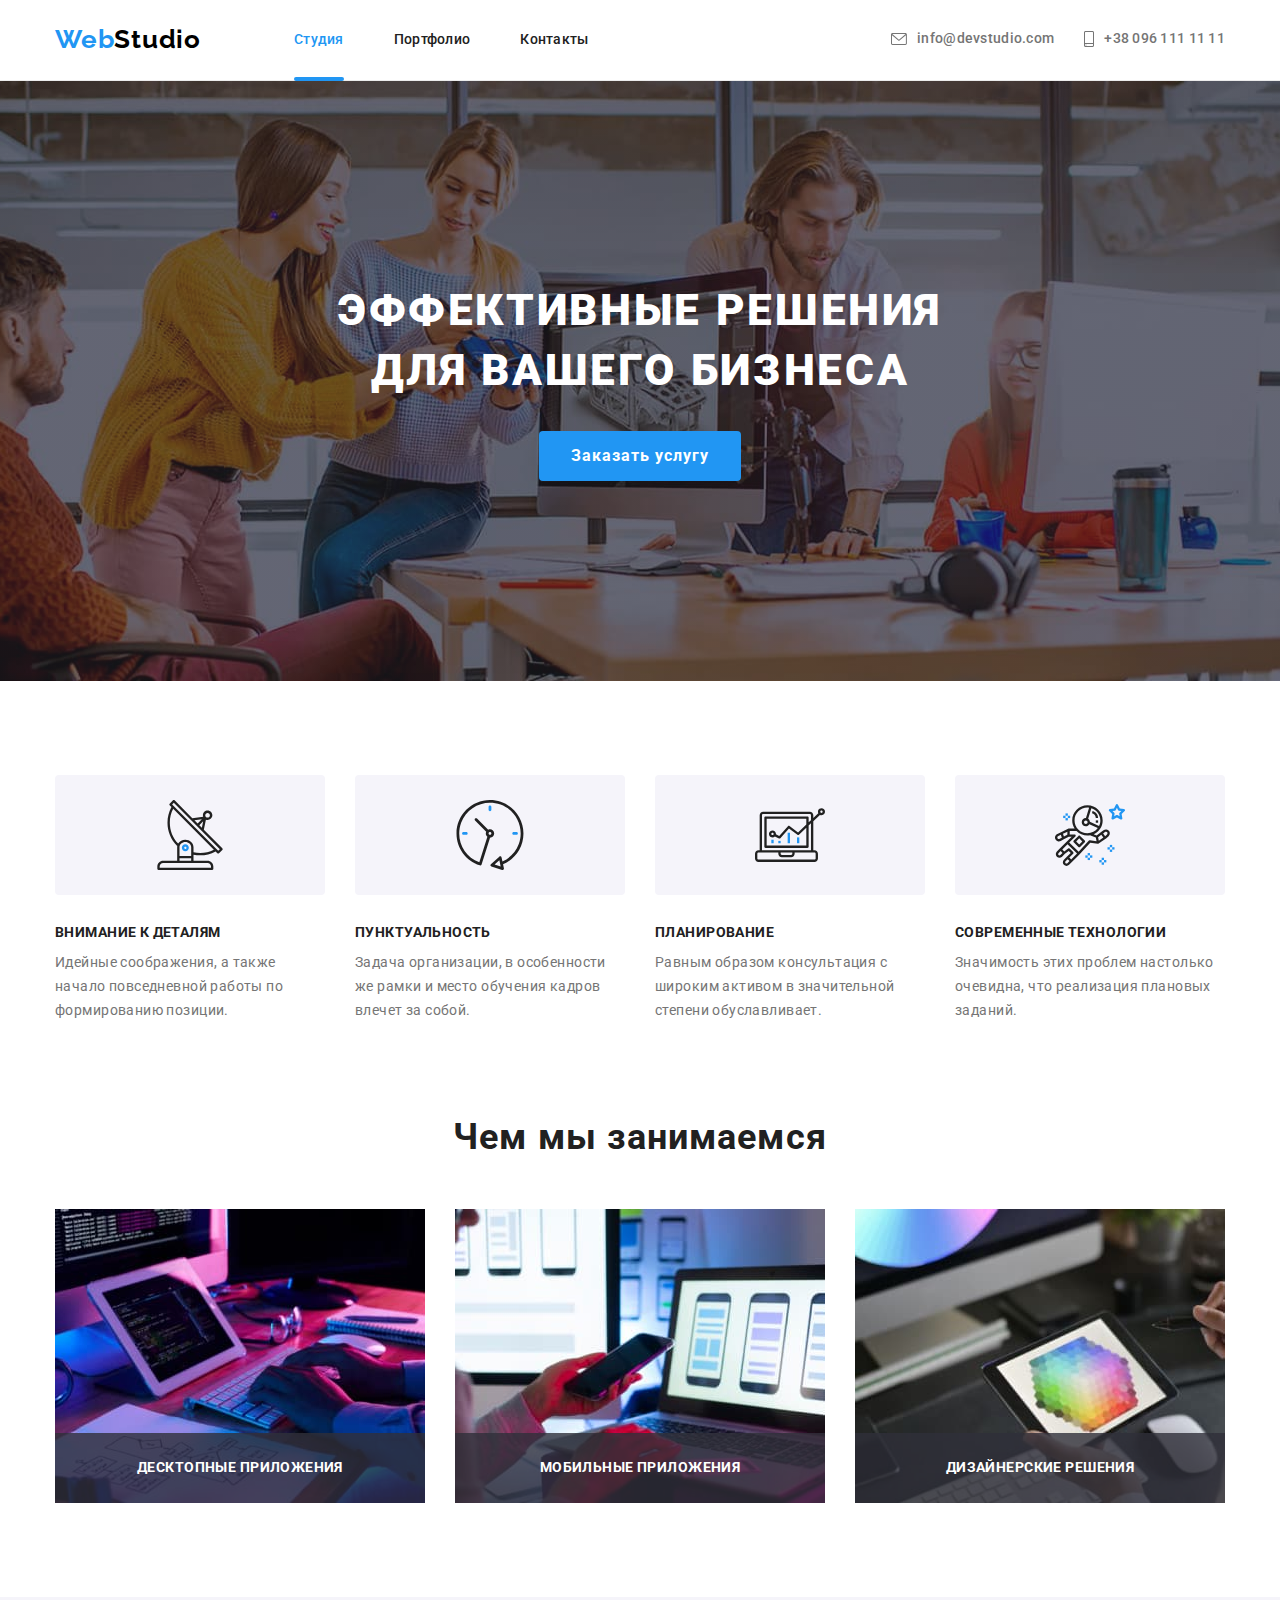
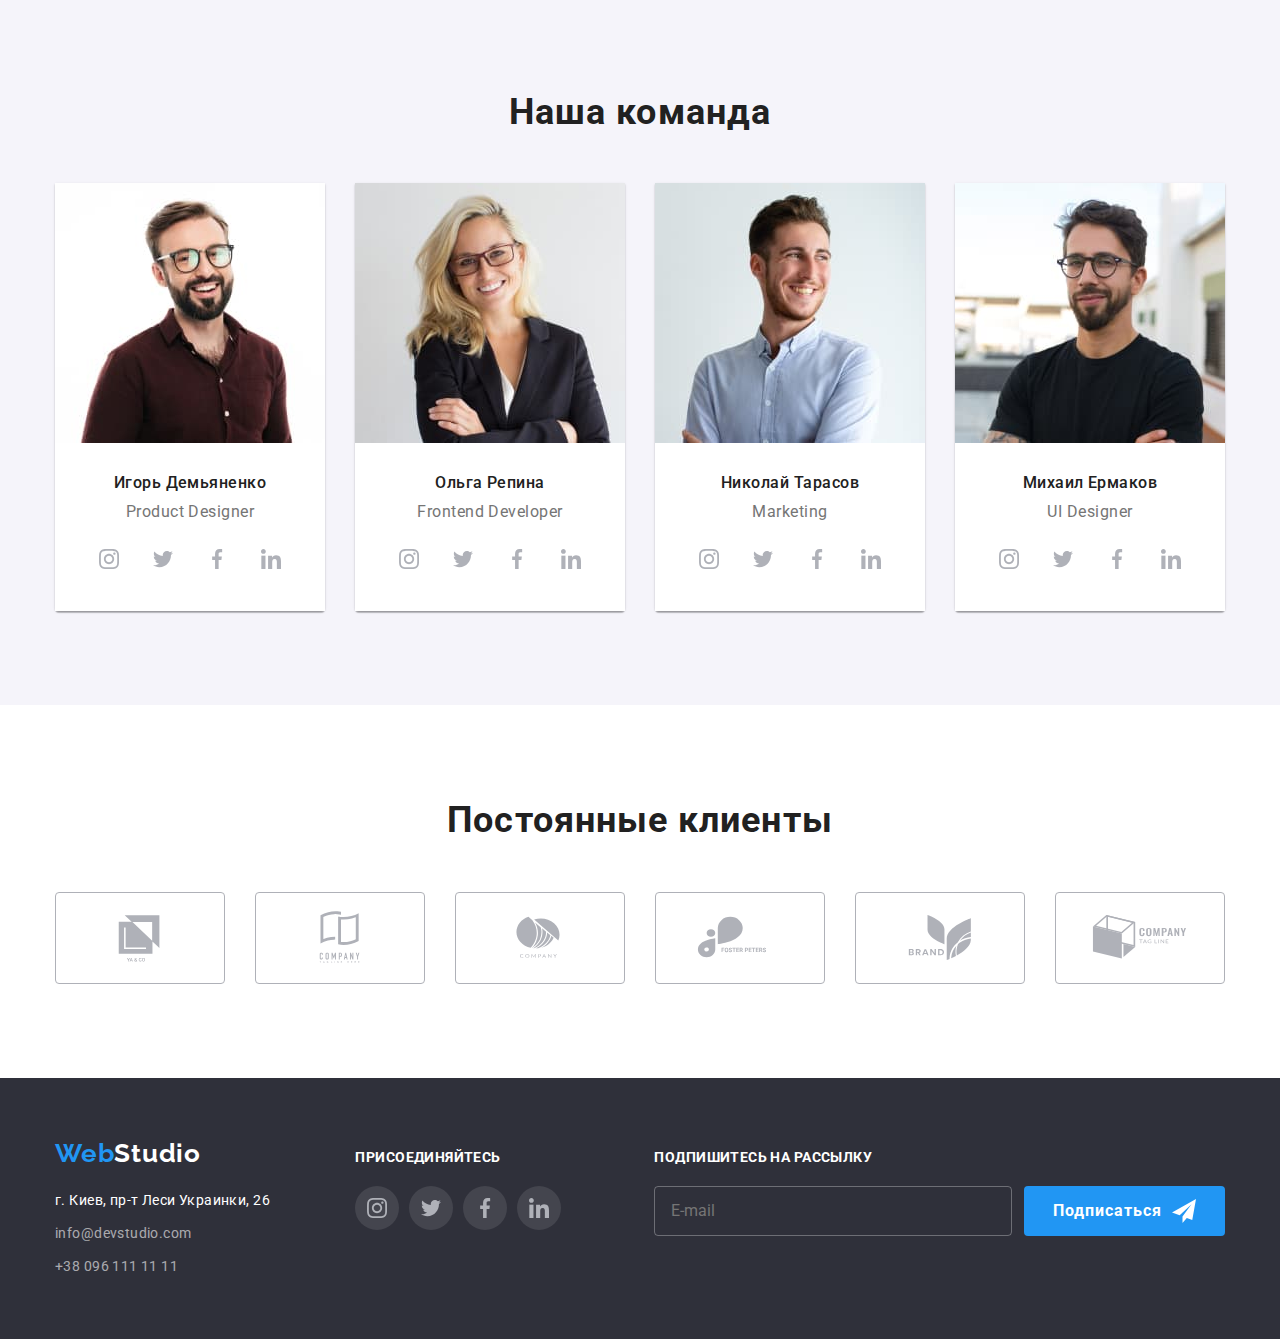
<file: index.html>
<!DOCTYPE html>
<html lang="ru">

<head>
    <meta charset="UTF-8">
    <meta http-equiv="X-UA-Compatible" content="IE=edge">
    <meta name="viewport" content="width=device-width, initial-scale=1.0">
    <link rel="stylesheet"
        href="https://cdnjs.cloudflare.com/ajax/libs/modern-normalize/1.1.0/modern-normalize.min.css">
    <link rel="preconnect" href="https://fonts.googleapis.com">
    <link rel="preconnect" href="https://fonts.gstatic.com" crossorigin>
    <link
        href="https://fonts.googleapis.com/css2?family=Raleway:wght@700&family=Roboto:wght@400;500;700;900&display=swap"
        rel="stylesheet">
    <link rel="stylesheet" href="./css/main.min.css">
    <title>WebStudio company</title>
</head>

<body>
    <!--Верх сайта-->
    <header class="header">
        <div class="container header__container">
            <nav class="nav">
                <a href="index.html" class="header__logo logo link">
                    <span class="logo__web"> Web</span>Studio</a>
                <button class="open-menu-btn btn"><svg class="open-menu-btn__icon" width="40" height="40">
                        <use href="./image/icon.svg#icon-open-menu"></use>
                    </svg></button>
                <ul class="nav__list">
                    <li class="nav__item"><a href="index.html" class="nav__link nav__link--active link">Студия</a></li>
                    <li class="nav__item"><a href="./portfolio.html" class="nav__link link">Портфолио</a> </li>
                    <li class="nav__item"><a href="#footer" class="nav__link link">Контакты</a></li>
                </ul>
            </nav>
            <ul class="contacts header__contacts">
                <li class="contacts__item">
                    <a href="mailto:info@devstudio.com" class="contacts__link link">
                        <svg class="contacts__icon" width="16" height="12">
                            <use href="./image/icon.svg#icon-envelope"></use>
                        </svg> info@devstudio.com</a>
                </li>
                <li class="contacts__item">
                    <a href="tel:+380961111111" class="contacts__link link"><svg class="contacts__icon" width="10"
                            height="16">
                            <use href="./image/icon.svg#icon-smartphone"></use>
                        </svg>+38 096 111 11 11 </a>
                </li>
            </ul>
        </div>

        <div class="mob-menu is-hidden">
            <button class="close-menu-btn btn"><svg class="close-btn__icon" width="30" height="30">
                    <use href="./image/icon.svg#icon-close2"></use>
                </svg></button>
            <ul class="mob-nav">
                <li class="mob-nav__item"><a href="index.html" class="mob-nav__link nav__link--active link">Студия</a>
                </li>
                <li class="mob-nav__item"><a href="./portfolio.html" class="mob-nav__link link">Портфолио</a>
                </li>
                <li class="mob-nav__item"><a href="" class="mob-nav__link link">Контакты</a></li>
            </ul>
            <div class="mob_conect">
                <ul class="mob-contacts">
                    <li class="mob-contacts__item">
                        <a href="mailto:info@devstudio.com" class="mob-contacts__link-tell link">+38 096 111 11 11
                        </a>
                    </li>
                    <li class="mob-contacts__item">
                        <a href="tel:+380961111111" class="mob-contacts__link-adress link">info@devstudio.com</a>
                    </li>
                </ul>
                <ul class="mob-networks">
                    <li class="mob-networks__item"><a href="" class="mob-networks__link link">Instagram</a></li>
                    <li class="mob-networks__item"><a href="" class="mob-networks__link link">Twitter</a></li>
                    <li class="mob-networks__item"><a href="" class="mob-networks__link link">Facebook</a></li>
                    <li class="mob-networks__item"><a href="" class="mob-networks__link link">LinkedIn</a></li>
                </ul>
            </div>
        </div>
    </header>
    <main>
        <!--Секция с банером-->

        <section class="hero">
            <div class="container">
                <h1 class="hero__title">Эффективные решения <br> для вашего бизнеса</h1>
                <button type="button" class="main-btn btn" data-modal-open>Заказать услугу</button>
            </div>
        </section>
        <!--Привилегии компании-->
        <section class="section">
            <div class="container">
                <h2 class="visually-hidden">Привилегии компании</h2>
                <ul class="benefits">
                    <li class="benefits__item">
                        <div class="benefits__icon-area"><svg width="70" height="70">
                                <use href="./image/icon.svg#icon-antenna"></use>
                            </svg>
                        </div>
                        <h3 class="benefits__title">Внимание к деталям</h3>
                        <p class="benefits__text">Идейные соображения, а также начало повседневной работы по
                            формированию
                            позиции.</p>
                    </li>
                    <li class="benefits__item">
                        <div class="benefits__icon-area"><svg width="70" height="70">
                                <use href="./image/icon.svg#icon-clock"></use>
                            </svg>
                        </div>
                        <h3 class="benefits__title">Пунктуальность</h3>
                        <p class="benefits__text">Задача организации, в особенности же рамки и место обучения кадров
                            влечет
                            за собой.</p>
                    </li>
                    <li class="benefits__item">
                        <div class="benefits__icon-area"><svg width="70" height="70">
                                <use href="./image/icon.svg#icon-diagram"></use>
                            </svg>
                        </div>
                        <h3 class="benefits__title">Планирование</h3>
                        <p class="benefits__text">Равным образом консультация с широким активом в значительной степени
                            обуславливает.</p>
                    </li>
                    <li class="benefits__item">
                        <div class="benefits__icon-area"><svg width="70" height="70">
                                <use href="./image/icon.svg#icon-astronaut"></use>
                            </svg>
                        </div>
                        <h3 class="benefits__title">Современные технологии</h3>
                        <p class="benefits__text">Значимость этих проблем настолько очевидна, что реализация плановых
                            заданий.</p>
                    </li>
                </ul>
            </div>
        </section>
        <!--Направления деетельности-->
        <section class="section section--no-padding-top">
            <div class="container">
                <h2 class="main-title">Чем мы занимаемся</h2>
                <ul class="duties">
                    <li class="duties__item"><a href="">
                            <img srcset="./image/duties/duties1/duties1.jpg 1x, ./image/duties/duties1/duties1@2x.jpg 2x"
                                src="image/duties/duties1/duties1.jpg" alt="печатающии руки" width="370">
                            <h3 class="duties__up-text">Десктопные приложения</h3>
                        </a></li>
                    <li class="duties__item"><a href=""> <img
                                srcset="./image/duties/duties2/duties2.jpg 1x, ./image/duties/duties2/duties2@2x.jpg 2x"
                                src="image/duties/duties2/duties2.jpg" alt="Обзор смартфона" width="370">
                            <h3 class="duties__up-text">Мобильные приложения</h3>
                        </a></li>
                    <li class="duties__item"><a href=""><img
                                srcset="./image/duties/duties3/duties3.jpg 1x, ./image/duties/duties3/duties3@2x.jpg 2x"
                                src="image/duties/duties3/duties3.jpg" alt="Планшет" width="370">
                            <h3 class="duties__up-text">Дизайнерские решения</h3>
                        </a></li>
                </ul>
            </div>
        </section>
        <!--Список работников-->
        <section class="section section--other-background">
            <div class="container">
                <h2 class="main-title">Наша команда</h2>
                <ul class="team">
                    <li class="team__item">
                        <picture>
                            <source srcset="./image/workers/ihor/dihor.jpg 1x, ./image/workers/ihor/dihor@2x.jpg 2x"
                                media="(min-width: 1200px)" />
                            <source srcset="./image/workers/ihor/tihor.jpg, ./image/workers/ihor/tihor@2x.jpg 2x "
                                media="(min-width: 768px)" />
                            <source srcset="./image/workers/ihor/mihor.jpg, ./image/workers/ihor/mihor@2x.jpg 2x"
                                media="(max-width: 767px)" />
                            <img src="./image/workers/ihor/mihor.jpg" alt="Игорь Демьяненко" class="team__img">
                        </picture>
                        <div class="team__area">
                            <h3 class="team__name">Игорь Демьяненко</h3>
                            <p lang="en" class="team__text">Product Designer</p>
                            <ul class="networks-list">
                                <li class="networks-list__item"><a href="" class="networks-list__link"><svg
                                            class="networks-list__icon" width="20" height="20">
                                            <use href="./image/icon.svg#icon-instagram"></use>
                                        </svg></a></li>
                                <li class="networks-list__item"><a href="" class="networks-list__link"><svg
                                            class="networks-list__icon" width="20" height="20">
                                            <use href="./image/icon.svg#icon-twitter-1"></use>
                                        </svg></a></li>
                                <li class="networks-list__item"><a href="" class="networks-list__link"><svg
                                            class="networks-list__icon" width="20" height="20">
                                            <use href="./image/icon.svg#icon-facebook"></use>
                                        </svg></a></li>
                                <li class="networks-list__item"><a href="" class="networks-list__link"><svg
                                            class="networks-list__icon" width="20" height="20">
                                            <use href="./image/icon.svg#icon-linkedin"></use>
                                        </svg></a></li>
                            </ul>
                        </div>
                    </li>
                    <li class="team__item">
                        <picture>
                            <source srcset="./image/workers/olya/dolya.jpg 1x, ./image/workers/olya/dolya@2x.jpg 2x"
                                media="(min-width: 1200px)" />
                            <source srcset="./image/workers/olya/tolya.jpg, ./image/workers/olya/tolya@2x.jpg 2x "
                                media="(min-width: 768px)" />
                            <source srcset="./image/workers/olya/molya.jpg, ./image/workers/olya/molya@2x.jpg 2x"
                                media="(max-width: 767px)" />
                            <img src="./image/workers/olya/molya.jpg" alt="Ольга Репина" class="team__img">
                        </picture>
                        <div class="team__area">
                            <h3 class="team__name">Ольга Репина</h3>
                            <p lang="en" class="team__text">Frontend Developer</p>
                            <ul class="networks-list">
                                <li class="networks-list__item"><a href="" class="networks-list__link"><svg
                                            class="networks-list__icon" width="20" height="20">
                                            <use href="./image/icon.svg#icon-instagram"></use>
                                        </svg></a></li>
                                <li class="networks-list__item"><a href="" class="networks-list__link"><svg
                                            class="networks-list__icon" width="20" height="20">
                                            <use href="./image/icon.svg#icon-twitter-1"></use>
                                        </svg></a></li>
                                <li class="networks-list__item"><a href="" class="networks-list__link"><svg
                                            class="networks-list__icon" width="20" height="20">
                                            <use href="./image/icon.svg#icon-facebook"></use>
                                        </svg></a></li>
                                <li class="networks-list__item"><a href="" class="networks-list__link"><svg
                                            class="networks-list__icon" width="20" height="20">
                                            <use href="./image/icon.svg#icon-linkedin"></use>
                                        </svg></a></li>
                            </ul>
                        </div>
                    </li>
                    <li class="team__item">
                        <picture>
                            <source srcset="./image/workers/kolya/dkolya.jpg 1x, ./image/workers/kolya/dkolya@2x.jpg 2x"
                                media="(min-width: 1200px)" />
                            <source srcset="./image/workers/kolya/tkolya.jpg, ./image/workers/kolya/tkolya@2x.jpg 2x "
                                media="(min-width: 768px)" />
                            <source srcset="./image/workers/kolya/mkolya.jpg, ./image/workers/kolya/mkolya@2x.jpg 2x"
                                media="(max-width: 767px)" />
                            <img src="./image/workers/kolya/mkolya.jpg" alt="Николай Тарасов" class="team__img">
                        </picture>
                        <div class="team__area">
                            <h3 class="team__name">Николай Тарасов</h3>
                            <p lang="en" class="team__text">Marketing</p>
                            <ul class="networks-list">
                                <li class="networks-list__item"><a href="" class="networks-list__link"><svg
                                            class="networks-list__icon" width="20" height="20">
                                            <use href="./image/icon.svg#icon-instagram"></use>
                                        </svg></a></li>
                                <li class="networks-list__item"><a href="" class="networks-list__link"><svg
                                            class="networks-list__icon" width="20" height="20">
                                            <use href="./image/icon.svg#icon-twitter-1"></use>
                                        </svg></a></li>
                                <li class="networks-list__item"><a href="" class="networks-list__link"><svg
                                            class="networks-list__icon" width="20" height="20">
                                            <use href="./image/icon.svg#icon-facebook"></use>
                                        </svg></a></li>
                                <li class="networks-list__item"><a href="" class="networks-list__link"><svg
                                            class="networks-list__icon" width="20" height="20">
                                            <use href="./image/icon.svg#icon-linkedin"></use>
                                        </svg></a></li>
                            </ul>
                        </div>
                    </li>
                    <li class="team__item">
                        <picture>
                            <source srcset="./image/workers/mysha/dmysha.jpg 1x, ./image/workers/mysha/dmysha@2x.jpg 2x"
                                media="(min-width: 1200px)" />
                            <source srcset="./image/workers/mysha/tmysha.jpg, ./image/workers/mysha/tmysha@2x.jpg 2x "
                                media="(min-width: 768px)" />
                            <source srcset="./image/workers/mysha/mmysha.jpg, ./image/workers/mysha/mmysha@2x.jpg 2x"
                                media="(max-width: 767px)" />
                            <img src="./image/workers/mysha/mmysha.jpg" alt="Николай Тарасов" class="team__img">
                        </picture>
                        <div class="team__area">
                            <h3 class="team__name">Михаил Ермаков</h3>
                            <p lang="en" class="team__text">UI Designer</p>
                            <ul class="networks-list">
                                <li class="networks-list__item"><a href="" class="networks-list__link"><svg
                                            class="networks-list__icon" width="20" height="20">
                                            <use href="./image/icon.svg#icon-instagram"></use>
                                        </svg></a></li>
                                <li class="networks-list__item"><a href="" class="networks-list__link"><svg
                                            class="networks-list__icon" width="20" height="20">
                                            <use href="./image/icon.svg#icon-twitter-1"></use>
                                        </svg></a></li>
                                <li class="networks-list__item"><a href="" class="networks-list__link"><svg
                                            class="networks-list__icon" width="20" height="20">
                                            <use href="./image/icon.svg#icon-facebook"></use>
                                        </svg></a></li>
                                <li class="networks-list__item"><a href="" class="networks-list__link"><svg
                                            class="networks-list__icon" width="20" height="20">
                                            <use href="./image/icon.svg#icon-linkedin"></use>
                                        </svg></a></li>
                            </ul>
                        </div>
                    </li>
                </ul>
            </div>
        </section>
        <!--Партнеры-->
        <section class="section">
            <div class="container">
                <h2 class="main-title">Постоянные клиенты</h2>
                <ul class="partners">
                    <li class="partners__item"><a href="" class="partners__link"> <svg class="partners__icon"
                                width="106" height="60">
                                <use href="./image/icon.svg#icon-Logo"></use>
                            </svg></a></li>
                    <li class="partners__item"><a href="" class="partners__link"> <svg class="partners__icon"
                                width="106" height="60">
                                <use href="./image/icon.svg#icon-Logo1"></use>
                            </svg></a></li>
                    <li class="partners__item"><a href="" class="partners__link"> <svg class="partners__icon"
                                width="106" height="60">
                                <use href="./image/icon.svg#icon-Logo2"></use>
                            </svg>
                        </a></li>
                    <li class="partners__item"><a href="" class="partners__link">
                            <svg class="partners__icon" width="106" height="60">
                                <use href="./image/icon.svg#icon-Logo3"></use>
                            </svg>
                        </a></li>
                    <li class="partners__item"><a href="" class="partners__link"> <svg class="partners__icon"
                                width="106" height="60">
                                <use href="./image/icon.svg#icon-Logo4"></use>
                            </svg>
                        </a></li>
                    <li class="partners__item"><a href="" class="partners__link"> <svg class="partners__icon"
                                width="106" height="60">
                                <use href="./image/icon.svg#icon-Logo5"></use>
                            </svg>
                        </a></li>
                </ul>
            </div>
        </section>
    </main>
    <!--Подвал страницы-->
    <footer class="footer">
        <div class="container footer__container">

            <div class="footer__block"> <a href="index.html" class="footer__logo logo link"> <span
                        class="logo__web">Web</span>Studio</a>
                <address class="footer__address">
                    <ul class="footer__list">
                        <li class="footer__item"><a href="https://goo.gl/maps/7tQD5tmZXDrGn8do7" target="_blank"
                                rel="noopener noindex noffolow" class="footer__location link">г.
                                Киев,
                                пр-т Леси
                                Украинки, 26 </a>
                        </li>
                        <li class="footer__item"><a href="mailto:info@devstudio.com"
                                class="footer__contacts link">info@devstudio.com</a>
                        </li>
                        <li class="footer__item"><a href="tel:+380961111111" class="footer__contacts link">+38 096
                                111
                                11
                                11
                            </a>
                        </li>
                    </ul>
                </address>
            </div>
            <div class="footer__block" id="footer">
                <h2 class="footer__titles">присоединяйтесь</h2>
                <ul class="networks-list">
                    <li class="networks-list__item"><a href="" class="networks-list__link networks-link--dark"><svg
                                class="networks-list__icon" width="20" height="20">
                                <use href="./image/icon.svg#icon-instagram"></use>
                            </svg></a></li>
                    <li class="networks-list__item"><a href="" class="networks-list__link networks-link--dark"><svg
                                class="networks-list__icon" width="20" height="20">
                                <use href="./image/icon.svg#icon-twitter-1"></use>
                            </svg></a></li>
                    <li class="networks-list__item"><a href="" class="networks-list__link networks-link--dark"><svg
                                class="networks-list__icon" width="20" height="20">
                                <use href="./image/icon.svg#icon-facebook"></use>
                            </svg></a></li>
                    <li class="networks-list__item"><a href="" class="networks-list__link networks-link--dark"><svg
                                class="networks-list__icon" width="20" height="20">
                                <use href="./image/icon.svg#icon-linkedin"></use>
                            </svg></a></li>
                </ul>

            </div>
            <div class="subscription-block">
                <h2 class="footer__titles">Подпишитесь на рассылку</h2>
                <div>
                    <form class="subscription">
                        <label class="subscription__label" for="email"></label>
                        <input class="subscription__input" type="email" name="email" placeholder="E-mail" id="email">
                        <button type="submit" class="subscription__btn main-btn btn">Подписаться
                            <svg class="subscription__icon" width="24" height="24">
                                <use href="./image/icon.svg#icon-icon-send"></use>
                            </svg></button>
                    </form>
                </div>
            </div>
        </div>
    </footer>
    <!--Модалка-->
    <div class="backdrop is-hidden" data-modal>
        <div class="modal">
            <button class="close-btn" data-modal-close><svg class="close-btn__icon" width="18" height="18">
                    <use href="./image/icon.svg#icon-close2"></use>
                </svg></button>
            <p class="modal__title">Оставьте свои данные, мы вам перезвоним</p>
            <form class="form">
                <div class="form__item">
                    <label for="text-name" class="form__label">Имя</label>
                    <div class="form__container">
                        <input type="text" name="name" class="form__input" id="text-name">
                        <svg class="form__icon" width="18" height="18">
                            <use href="./image/icon.svg#icon-personb">
                            </use>
                        </svg>
                    </div>
                </div>

                <div class="form__item">
                    <label for="tel" class="form__label">Телефон</label>
                    <div class="form__container">
                        <input type="tel" name="tel" class="form__input" id="tel">
                        <svg class="form__icon" width="18" height="18">
                            <use href="./image/icon.svg#icon-phoneb">
                            </use>
                        </svg>
                    </div>
                </div>
                <div class="form__item">
                    <label for="mod-email" class="form__label">Почта</label>
                    <div class="form__container">
                        <input type="email" name="email" class="form__input" id="mod-email">
                        <svg class="form__icon" width="18" height="18">
                            <use href="./image/icon.svg#icon-emailb">
                            </use>
                        </svg>
                    </div>
                </div>
                <div class="form-item--another-margin">
                    <label for="textarea" class="form__label">Комментарий</label>
                    <textarea name="coments" class="coments" id="textarea" placeholder="Введите текст"></textarea>
                </div>
                <div class="conditions">
                    <input type="checkbox" id="conditions" name="conditions" value="conditions"
                        class="conditions__input">
                    <label for="conditions" class="conditions__label"><svg class="conditions__icon" width="16"
                            height="15">
                            <use href="./image/icon.svg#icon-check-on">
                            </use>
                        </svg><svg class="conditions__icon conditions__icon-off" width="16" height="15">
                            <use href="./image/icon.svg#icon-check-off">
                            </use>
                        </svg>
                        <span class="conditions__label-text"> Соглашаюсь с рассылкой и принимаю <a href=""
                                class="conditions__link">Условия договора</a></span>
                    </label>
                </div>
                <button type="submit" class="form__btn main-btn btn">Отправить</button>
            </form>
        </div>
    </div>
    <script src="./js/modal.js"></script>
    <script src="./js/menu.js"></script>
</body>

</html>
</file>
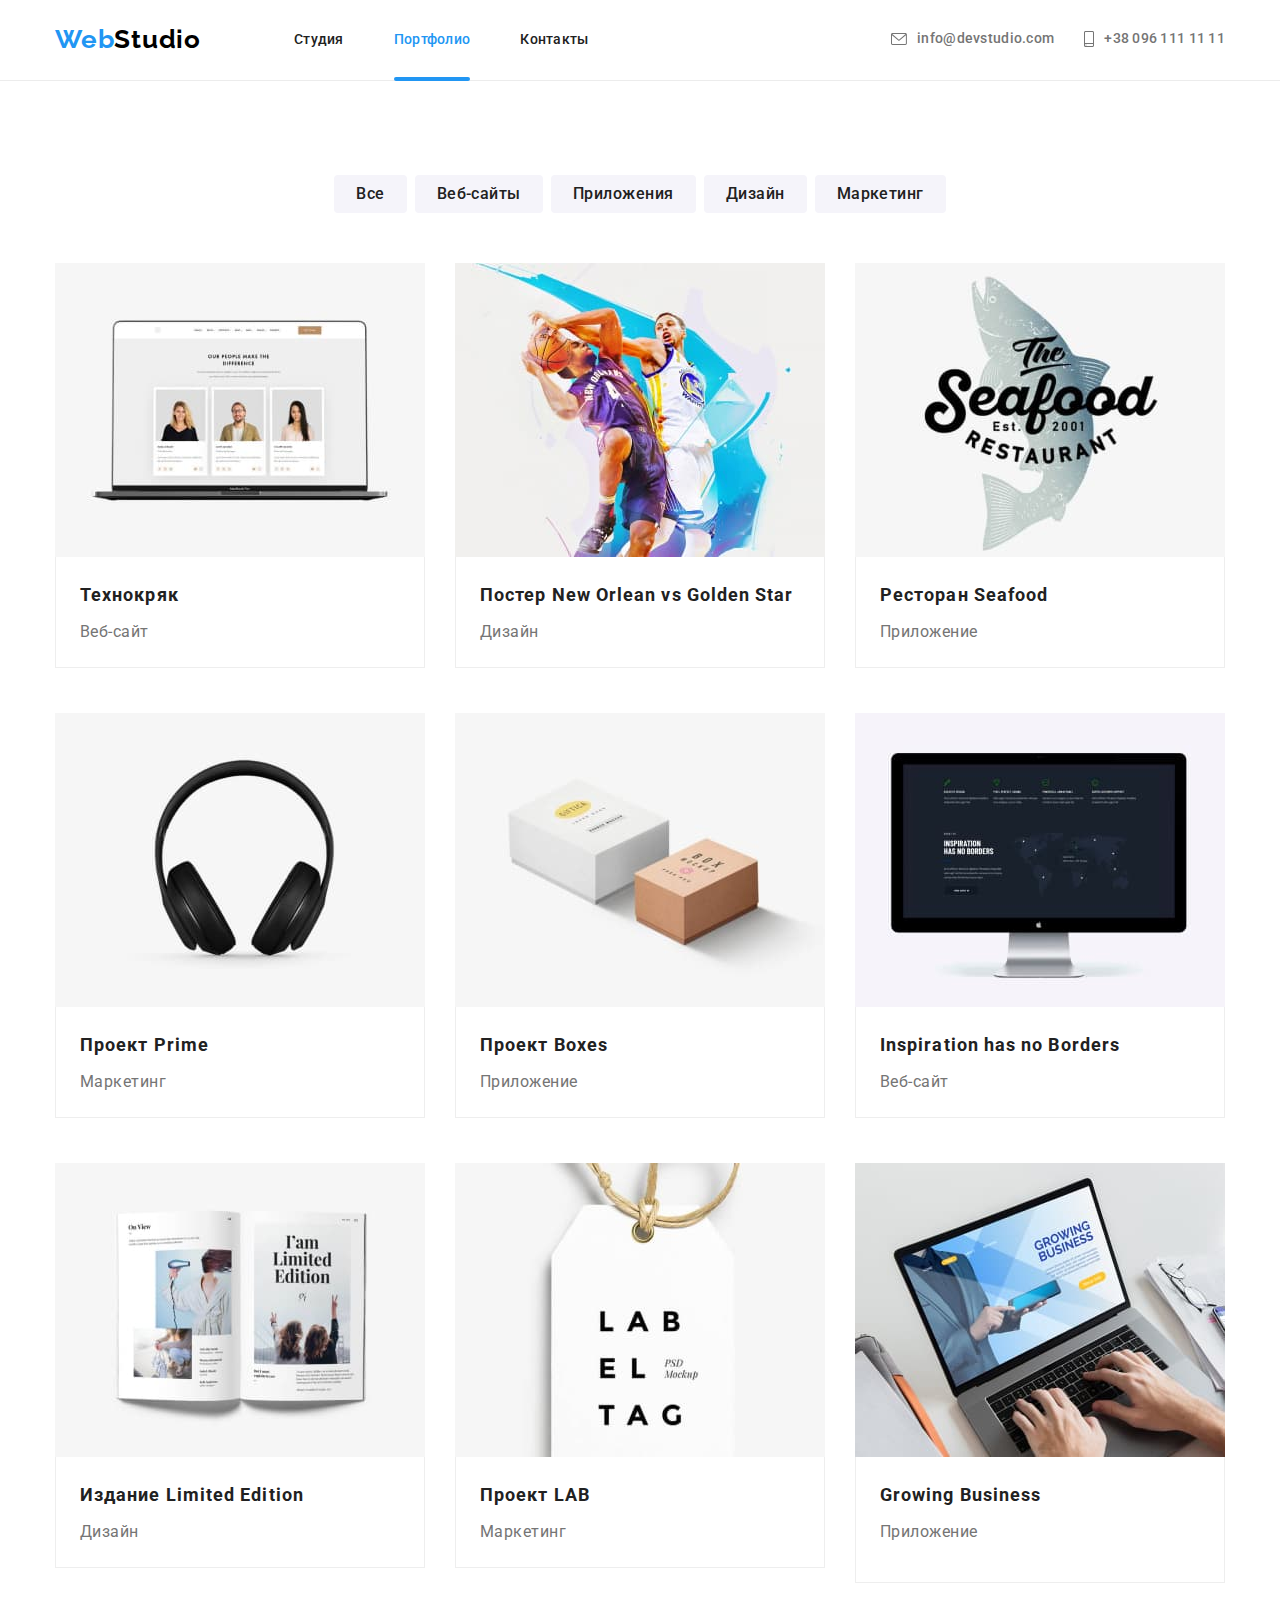
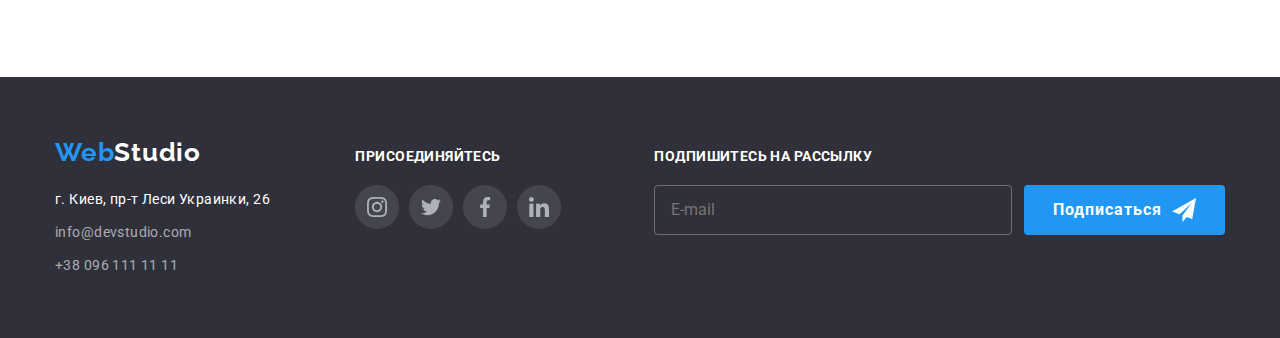
<file: portfolio.html>
<!DOCTYPE html>
<html lang="en">

<head>
    <meta charset="UTF-8">
    <meta http-equiv="X-UA-Compatible" content="IE=edge">
    <meta name="viewport" content="width=device-width, initial-scale=1.0">
    <link rel="stylesheet"
        href="https://cdnjs.cloudflare.com/ajax/libs/modern-normalize/1.1.0/modern-normalize.min.css">
    <link rel="preconnect" href="https://fonts.googleapis.com">
    <link rel="preconnect" href="https://fonts.gstatic.com" crossorigin>
    <link
        href="https://fonts.googleapis.com/css2?family=Raleway:wght@700&family=Roboto:wght@400;500;700;900&display=swap"
        rel="stylesheet">
    <link rel="stylesheet" href="./css/main.min.css">
    <title>Document</title>
</head>

<body>
    <!--Верх сайта-->
    <header class="header">
        <div class="container header__container">
            <nav class="nav">
                <a href="index.html" class="header__logo logo link">
                    <span class="logo__web"> Web</span>Studio</a>
                <button class="open-menu-btn btn"><svg class="open-menu-btn__icon" width="40" height="40">
                        <use href="./image/icon.svg#icon-open-menu"></use>
                    </svg></button>
                <ul class="nav__list">
                    <li class="nav__item"><a href="index.html" class="nav__link  link">Студия</a></li>
                    <li class="nav__item"><a href="./portfolio.html"
                            class="nav__link nav__link--active link">Портфолио</a> </li>
                    <li class="nav__item"><a href="#footer" class="nav__link link">Контакты</a></li>
                </ul>
            </nav>
            <ul class="contacts header__contacts">
                <li class="contacts__item">
                    <a href="mailto:info@devstudio.com" class="contacts__link link">
                        <svg class="contacts__icon" width="16" height="12">
                            <use href="./image/icon.svg#icon-envelope"></use>
                        </svg> info@devstudio.com</a>
                </li>
                <li class="contacts__item">
                    <a href="tel:+380961111111" class="contacts__link link"><svg class="contacts__icon" width="10"
                            height="16">
                            <use href="./image/icon.svg#icon-smartphone"></use>
                        </svg>+38 096 111 11 11 </a>
                </li>
            </ul>
        </div>

        <div class="mob-menu is-hidden">
            <button class="close-menu-btn btn"><svg class="close-btn__icon" width="30" height="30">
                    <use href="./image/icon.svg#icon-close2"></use>
                </svg></button>
            <ul class="mob-nav">
                <li class="mob-nav__item"><a href="index.html" class="mob-nav__link link">Студия</a></li>
                <li class="mob-nav__item"><a href="./portfolio.html"
                        class="mob-nav__link nav__link--active link">Портфолио</a>
                </li>
                <li class="mob-nav__item"><a href="" class="mob-nav__link link">Контакты</a></li>
            </ul>
            <div class="mob_conect">
                <ul class="mob-contacts">
                    <li class="mob-contacts__item">
                        <a href="mailto:info@devstudio.com" class="mob-contacts__link-tell link">+38 096 111 11 11
                        </a>
                    </li>
                    <li class="mob-contacts__item">
                        <a href="tel:+380961111111" class="mob-contacts__link-adress link">info@devstudio.com</a>
                    </li>
                </ul>
                <ul class="mob-networks">
                    <li class="mob-networks__item"><a href="" class="mob-networks__link link">Instagram</a></li>
                    <li class="mob-networks__item"><a href="" class="mob-networks__link link">Twitter</a></li>
                    <li class="mob-networks__item"><a href="" class="mob-networks__link link">Facebook</a></li>
                    <li class="mob-networks__item"><a href="" class="mob-networks__link link">LinkedIn</a></li>
                </ul>
            </div>
        </div>
    </header>
    <main>
        <!--Секция портфолио-->
        <section class="section">
            <div class="container">
                <h1 class="visually-hidden">Портфолио</h1>
                <ul class="portfolio">
                    <li class="portfolio__item"><button type="button" class="portfolio__btn btn">Все</button>
                    </li>
                    <li class="portfolio__item"><button type="button" class="portfolio__btn btn">Веб-сайты</button>
                    </li>
                    <li class="portfolio__item"><button type="button" class="portfolio__btn btn">Приложения</button>
                    </li>
                    <li class="portfolio__item"><button type="button" class="portfolio__btn btn">Дизайн</button>
                    </li>
                    <li class="portfolio__item"><button type="button" class="portfolio__btn btn">Маркетинг</button>
                    </li>
                </ul>
                <ul class="cards">
                    <li class="cards__item"><a href="" class="cards__link link opa">
                            <div class="cards__up-space">
                                <picture>
                                    <source
                                        srcset="./image/portfolio/img/dimg.jpg 1x, ./image/portfolio/img/dimg@2x.jpg 2x"
                                        media="(min-width: 1200px)" />
                                    <source
                                        srcset="./image/portfolio/img/timg.jpg 1x, ./image/portfolio/img/timg@2x.jpg 2x"
                                        media="(min-width: 768px)" />
                                    <source
                                        srcset="./image/portfolio/img/mimg.jpg 1x, ./image/portfolio/img/mimg@2x.jpg 2x"
                                        media="(max-width: 767px)" />
                                    <img src="./image/portfolio/img/mimg.jpg" alt="Ноут">
                                </picture>
                                <p class="cards__up-text">
                                    Ресурс предлагает комплексные предложения с разным уровнем функционала и сервисов.
                                    Все это позволит
                                    посетителю получить исчерпывающие сведения о компании или частном лице.</p>
                            </div>
                            <div class="cards__border">
                                <h2 class="cards__title">Технокряк</h2>
                                <p class="cards__text">Веб-сайт</p>
                            </div>
                        </a></li>
                    <li class="cards__item"><a href="" class="cards__link link">
                            <div class="cards__up-space">
                                <picture>
                                    <source
                                        srcset="./image/portfolio/img1/dimg1.jpg 1x, ./image/portfolio/img1/dimg1@2x.jpg 2x"
                                        media="(min-width: 1200px)" />
                                    <source
                                        srcset="./image/portfolio/img1/timg1.jpg 1x, ./image/portfolio/img1/timg1@2x.jpg 2x"
                                        media="(min-width: 768px)" />
                                    <source
                                        srcset="./image/portfolio/img1/mimg1.jpg 1x, ./image/portfolio/img1/mimg1@2x.jpg 2x"
                                        media="(max-width: 767px)" />
                                    <img src="./image/portfolio/img1/mimg1.jpg" alt="Играют в баскетбол">
                                </picture>
                                <p class="cards__up-text">
                                    Ресурс предлагает комплексные предложения с разным уровнем функционала и сервисов.
                                    Все это позволит
                                    посетителю получить исчерпывающие сведения о компании или частном лице.</p>
                            </div>
                            <div class="cards__border">
                                <h2 class="cards__title">Постер New Orlean vs Golden Star</h2>
                                <p class="cards__text">Дизайн</p>
                            </div>
                        </a></li>
                    <li class="cards__item"><a href="" class="cards__link link">
                            <div class="cards__up-space">
                                <picture>
                                    <source
                                        srcset="./image/portfolio/img2/dimg2.jpg 1x, ./image/portfolio/img2/dimg2@2x.jpg 2x"
                                        media="(min-width: 1200px)" />
                                    <source
                                        srcset="./image/portfolio/img2/timg2.jpg 1x, ./image/portfolio/img2/timg2@2x.jpg 2x"
                                        media="(min-width: 768px)" />
                                    <source
                                        srcset="./image/portfolio/img2/mimg2.jpg 1x, ./image/portfolio/img2/mimg2@2x.jpg 2x"
                                        media="(max-width: 767px)" />
                                    <img src="./image/portfolio/img2/mimg2.jpg" alt="Листовка">
                                </picture>
                                <p class="cards__up-text">
                                    Ресурс предлагает комплексные предложения с разным уровнем функционала и сервисов.
                                    Все это позволит
                                    посетителю получить исчерпывающие сведения о компании или частном лице.</p>
                            </div>
                            <div class="cards__border">
                                <h2 class="cards__title">Ресторан Seafood</h2>
                                <p class="cards__text"> Приложение</p>
                            </div>
                        </a></li>
                    <li class="cards__item"><a href="" class="cards__link link">
                            <div class="cards__up-space">
                                <picture>
                                    <source
                                        srcset="./image/portfolio/img3/dimg3.jpg 1x, ./image/portfolio/img3/dimg3@2x.jpg 2x"
                                        media="(min-width: 1200px)" />
                                    <source
                                        srcset="./image/portfolio/img3/timg3.jpg 1x, ./image/portfolio/img3/timg3@2x.jpg 2x"
                                        media="(min-width: 768px)" />
                                    <source
                                        srcset="./image/portfolio/img3/mimg3.jpg 1x, ./image/portfolio/img3/mimg3@2x.jpg 2x"
                                        media="(max-width: 767px)" />
                                    <img src="./image/portfolio/img3/mimg3.jpg" alt="Ноут">
                                </picture>
                                <p class="cards__up-text">
                                    Ресурс предлагает комплексные предложения с разным уровнем функционала и сервисов.
                                    Все это позволит
                                    посетителю получить исчерпывающие сведения о компании или частном лице.</p>
                            </div>
                            <div class="cards__border">
                                <h2 class="cards__title">Проект Prime</h2>
                                <p class="cards__text">Маркетинг</p>
                            </div>
                        </a></li>
                    <li class="cards__item">
                        <a href="" class="cards__link link">
                            <div class="cards__up-space">
                                <picture>
                                    <source
                                        srcset="./image/portfolio/img4/dimg4.jpg 1x, ./image/portfolio/img4/dimg4@2x.jpg 2x"
                                        media="(min-width: 1200px)" />
                                    <source
                                        srcset="./image/portfolio/img4/timg4.jpg 1x, ./image/portfolio/img4/timg4@2x.jpg 2x"
                                        media="(min-width: 768px)" />
                                    <source
                                        srcset="./image/portfolio/img4/mimg4.jpg 1x, ./image/portfolio/img4/mimg4@2x.jpg 2x"
                                        media="(max-width: 767px)" />
                                    <img src="./image/portfolio/img4/mimg4.jpg" alt="Коробки">
                                </picture>
                                <p class="cards__up-text">
                                    Ресурс предлагает комплексные предложения с разным уровнем функционала и сервисов.
                                    Все это позволит
                                    посетителю получить исчерпывающие сведения о компании или частном лице.</p>
                            </div>
                            <div class="cards__border">
                                <h2 class="cards__title">Проект Boxes</h2>
                                <p class="cards__text">Приложение</p>
                            </div>
                        </a>
                    </li>
                    <li class="cards__item"><a href="" class="cards__link link">
                            <div class="cards__up-space">
                                <picture>
                                    <source
                                        srcset="./image/portfolio/img5/dimg5.jpg 1x, ./image/portfolio/img5/dimg5@2x.jpg 2x"
                                        media="(min-width: 1200px)" />
                                    <source
                                        srcset="./image/portfolio/img5/timg5.jpg 1x, ./image/portfolio/img5/timg5@2x.jpg 2x"
                                        media="(min-width: 768px)" />
                                    <source
                                        srcset="./image/portfolio/img5/mimg5.jpg 1x, ./image/portfolio/img5/mimg5@2x.jpg 2x"
                                        media="(max-width: 767px)" />
                                    <img src="./image/portfolio/img5/mimg5.jpg" alt="Монитор">
                                </picture>
                                <p class="cards__up-text">
                                    Ресурс предлагает комплексные предложения с разным уровнем функционала и сервисов.
                                    Все это позволит
                                    посетителю получить исчерпывающие сведения о компании или частном лице.</p>
                            </div>
                            <div class="cards__border">
                                <h2 class="cards__title">Inspiration has no Borders</h2>
                                <p class="cards__text">Веб-сайт</p>
                            </div>
                        </a></li>
                    <li class="cards__item"><a href="" class="cards__link link">
                            <div class="cards__up-space">
                                <picture>
                                    <source
                                        srcset="./image/portfolio/img6/dimg6.jpg 1x, ./image/portfolio/img6/dimg6@2x.jpg 2x"
                                        media="(min-width: 1200px)" />
                                    <source
                                        srcset="./image/portfolio/img6/timg6.jpg 1x, ./image/portfolio/img6/timg6@2x.jpg 2x"
                                        media="(min-width: 768px)" />
                                    <source
                                        srcset="./image/portfolio/img6/mimg6.jpg 1x, ./image/portfolio/img6/mimg6@2x.jpg 2x"
                                        media="(max-width: 767px)" />
                                    <img src="./image/portfolio/img6/mimg6.jpg" alt="Книга">
                                </picture>
                                <p class="cards__up-text">
                                    Ресурс предлагает комплексные предложения с разным уровнем функционала и сервисов.
                                    Все это позволит
                                    посетителю получить исчерпывающие сведения о компании или частном лице.</p>
                            </div>
                            <div class="cards__border">
                                <h2 class="cards__title"> Издание Limited Edition</h2>
                                <p class="cards__text">Дизайн</p>
                            </div>
                        </a></li>
                    <li class="cards__item"><a href="" class="cards__link link">
                            <div class="cards__up-space">
                                <picture>
                                    <source
                                        srcset="./image/portfolio/img7/dimg7.jpg 1x, ./image/portfolio/img7/dimg7@2x.jpg 2x"
                                        media="(min-width: 1200px)" />
                                    <source
                                        srcset="./image/portfolio/img7/timg7.jpg 1x, ./image/portfolio/img7/timg7@2x.jpg 2x"
                                        media="(min-width: 768px)" />
                                    <source
                                        srcset="./image/portfolio/img7/mimg7jpg 1x, ./image/portfolio/img7/mimg7@2x.jpg 2x"
                                        media="(max-width: 767px)" />
                                    <img src="./image/portfolio/img7/mimg7.jpg" alt="Лейба">
                                </picture>
                                <p class="cards__up-text">
                                    Ресурс предлагает комплексные предложения с разным уровнем функционала и сервисов.
                                    Все это позволит
                                    посетителю получить исчерпывающие сведения о компании или частном лице.</p>
                            </div>
                            <div class="cards__border">
                                <h2 class="cards__title">Проект LAB</h2>
                                <p class="cards__text">Маркетинг</p>
                            </div>
                        </a></li>
                    <li class="cards__item"><a href="" class="cards__link link">
                            <div class="cards__up-space">
                                <picture>
                                    <source
                                        srcset="./image/portfolio/img8/dimg8.jpg 1x, ./image/portfolio/img8/dimg8@2x.jpg 2x"
                                        media="(min-width: 1200px)" />
                                    <source
                                        srcset="./image/portfolio/img8/timg8.jpg 1x, ./image/portfolio/img8/timg8@2x.jpg 2x"
                                        media="(min-width: 768px)" />
                                    <source
                                        srcset="./image/portfolio/img8/mimg8.jpg 1x, ./image/portfolio/img8/mimg8@2x.jpg 2x"
                                        media="(max-width: 767px)" />
                                    <img src="./image/portfolio/img8/mimg8.jpg" alt="Ноут">
                                </picture>
                                <p class="cards__up-text">
                                    Ресурс предлагает комплексные предложения с разным уровнем функционала и сервисов.
                                    Все это позволит
                                    посетителю получить исчерпывающие сведения о компании или частном лице.</p>
                            </div>
                            <div class="cards__border">
                                <h2 class="cards__title">Growing Business</h2>
                                <p class="cards__text">Приложение</p>
                            </div>
                        </a></li>
                </ul>
            </div>
        </section>
    </main>
    <!--Подвал страницы-->

    <footer class="footer" id="footer">
        <div class="container footer__container">

            <div class="footer__block"> <a href="index.html" class="footer__logo logo link"> <span
                        class="logo__web">Web</span>Studio</a>
                <address class="footer__address">
                    <ul class="footer__list">
                        <li class="footer__item"><a href="https://goo.gl/maps/7tQD5tmZXDrGn8do7" target="_blank"
                                rel="noopener noindex noffolow" class="footer__location link">г.
                                Киев,
                                пр-т Леси
                                Украинки, 26 </a>
                        </li>
                        <li class="footer__item"><a href="mailto:info@devstudio.com"
                                class="footer__contacts link">info@devstudio.com</a>
                        </li>
                        <li class="footer__item"><a href="tel:+380961111111" class="footer__contacts link">+38 096
                                111
                                11
                                11
                            </a>
                        </li>
                    </ul>
                </address>
            </div>
            <div class="footer__block">
                <h2 class="footer__titles">присоединяйтесь</h2>
                <ul class="networks-list">
                    <li class="networks-list__item"><a href="" class="networks-list__link networks-link--dark"><svg
                                class="networks-list__icon" width="20" height="20">
                                <use href="./image/icon.svg#icon-instagram"></use>
                            </svg></a></li>
                    <li class="networks-list__item"><a href="" class="networks-list__link networks-link--dark"><svg
                                class="networks-list__icon" width="20" height="20">
                                <use href="./image/icon.svg#icon-twitter-1"></use>
                            </svg></a></li>
                    <li class="networks-list__item"><a href="" class="networks-list__link networks-link--dark"><svg
                                class="networks-list__icon" width="20" height="20">
                                <use href="./image/icon.svg#icon-facebook"></use>
                            </svg></a></li>
                    <li class="networks-list__item"><a href="" class="networks-list__link networks-link--dark"><svg
                                class="networks-list__icon" width="20" height="20">
                                <use href="./image/icon.svg#icon-linkedin"></use>
                            </svg></a></li>
                </ul>

            </div>
            <div class="subscription-block">
                <h2 class="footer__titles">Подпишитесь на рассылку</h2>
                <div>
                    <form class="subscription">
                        <label class="subscription__label" for="email"></label>
                        <input class="subscription__input" type="email" name="email" placeholder="E-mail" id="email">
                        <button type="submit" class="subscription__btn main-btn btn">Подписаться
                            <svg class="subscription__icon" width="24" height="24">
                                <use href="./image/icon.svg#icon-icon-send"></use>
                            </svg></button>
                    </form>
                </div>
            </div>
        </div>
    </footer>
    <script src="./js/menu.js"></script>
</body>

</html>
</file>
<file: css/main.min.css>
:root{--hero-footer-background-color: #2F303A;--main-text-color: #757575;--title-text-color: #212121;--second-text-color: #FFFFFF;--main-hover-focus-color: #2196F3;--portfolio-btn-text-color: #212121;--second-background-color: #F5F4FA;--header-link-color: #212121;--main-logo-color: #2196F3;--header-border-color: #ECECEC;--team-border-color: #EEEEEE;--main-container-padding: 15px;--icon-color: #AFB1B8;--main-font: Roboto, sans-serif;--second-font: Raleway, sans-serif}p,h1,h2,h3,h4,h5,h6{margin:0}ul,ol{margin:0;padding-left:0}ul{list-style:none}img{display:block;max-width:100%;height:auto}.link{text-decoration:none}.btn{cursor:pointer;border-radius:4px;border:0px}body{font-family:var(--main-font);color:var(--main-text-color)}.section{padding-top:60px;padding-bottom:60px}@media screen and (min-width: 1200px){.section{padding-top:94px;padding-bottom:94px}}.section--no-padding-top{padding-top:0}@media screen and (max-width: 1199px){.section--no-padding-top{display:none}}.section--other-background{background:#F5F4FA}.container{padding-left:var(--main-container-padding);padding-right:var(--main-container-padding);margin:0 auto}@media screen and (min-width: 480px){.container{width:480px}}@media screen and (min-width: 768px){.container{width:768px}}@media screen and (min-width: 1200px){.container{width:1200px}}@media screen and (min-width: 768px){.header__container{display:flex}}.footer__container{display:flex;align-items:baseline}@media screen and (max-width: 767px){.footer__container{flex-direction:column;align-items:center}}@media screen and (min-width: 768px) and (max-width: 1199px){.footer__container{flex-wrap:wrap;justify-content:space-around}}.visually-hidden{position:absolute;white-space:nowrap;width:1px;height:1px;overflow:hidden;border:0;padding:0;clip:rect(0 0 0 0);clip-path:inset(50%);margin:-1px}.mob-menu{display:flex;flex-direction:column;justify-content:space-between;position:fixed;top:0;left:0;background-color:#FFFFFF;width:100%;height:100%;padding:48px 40px;z-index:1}.open-menu-btn{background-color:#FFFFFF}@media screen and (min-width: 768px){.open-menu-btn{display:none}}.open-menu-btn__icon{transition:fill 250ms cubic-bezier(0.4, 0, 0.2, 1)}.open-menu-btn:hover .open-menu-btn__icon,.open-menu-btn:focus .open-menu-btn__icon{fill:var(--main-hover-focus-color)}.close-menu-btn{position:absolute;top:10px;right:15px;width:30px;height:30px;background-color:#FFFFFF}.close-btn__icon{transition:fill 250ms cubic-bezier(0.4, 0, 0.2, 1)}.close-menu-btn:hover .close-btn__icon,.close-menu-btn:focus .close-btn__icon{fill:var(--main-hover-focus-color)}.mob-nav__link{font-weight:500;font-size:40px;line-height:1.18;letter-spacing:0.02em;color:#212121;transition:color 250ms cubic-bezier(0.4, 0, 0.2, 1)}.mob-nav__link:focus,.mob-nav__link:hover{color:#2196F3}.mob-nav__item:not(:last-child){margin-bottom:32px}.mob-networks{display:flex}.mob-networks__link{padding-right:10px;font-weight:500;font-size:18px;line-height:1.22;letter-spacing:0.02em;color:#2196F3}@media screen and (max-width: 432px){.mob-networks__link{font-size:11px}}.mob-networks__item:not(:last-child){margin-right:10px;padding-right:10px;border-right:1px solid rgba(33,33,33,0.2)}.main-title{margin-bottom:30px;font-size:28px;line-height:1.18;text-align:center;letter-spacing:0.03em;color:var(--title-text-color)}@media screen and (min-width: 1200px){.main-title{margin-bottom:50px;font-size:36px}}.logo{font-family:var(--second-font);font-weight:700;font-size:26px;line-height:1.19;letter-spacing:0.03em}.header__logo{color:#000000}@media screen and (min-width: 768px){.header__logo{margin-right:88px}}@media screen and (min-width: 1200px){.header__logo{margin-right:93px}}.logo__web{color:var(--main-logo-color)}.footer__logo{text-align:center;display:block;margin-bottom:20px;color:var(--second-text-color)}@media screen and (min-width: 1200px){.footer__logo{text-align:left}}@media screen and (min-width: 1200px){.contacts{display:flex;align-items:center}}@media screen and (max-width: 1199px){.contacts__item:not(:last-child){margin-bottom:10px}}@media screen and (min-width: 1200px){.contacts__item:not(:last-child){margin-right:30px}}.header__contacts{margin-left:auto}@media screen and (max-width: 767px){.header__contacts{display:none}}.contacts__link{font-weight:500;font-size:14px;line-height:1.14;letter-spacing:0.02em;color:var(--main-text-color);display:flex;align-items:center;fill:var(--main-text-color);transition:color 250ms cubic-bezier(0.4, 0, 0.2, 1)}.contacts__link:hover,.contacts__link:focus{color:var(--main-hover-focus-color)}.contacts__icon{fill:currentColor;margin-right:10px}.mob-contacts{margin-bottom:64px}.mob-contacts__item:not(:last-child){margin-bottom:32px}.mob-contacts__link-tell{font-weight:500;font-size:34px;line-height:1.18px;letter-spacing:0.02em;color:#2196F3}@media screen and (max-width: 377px){.mob-contacts__link-tell{font-size:27px}}.mob-contacts__link-adress{font-weight:500;font-size:24px;line-height:1.17;letter-spacing:0.02em;color:#757575}.footer__contacts{font-size:14px;line-height:1.71;letter-spacing:0.03em;color:rgba(255,255,255,0.6);transition:color 250ms cubic-bezier(0.4, 0, 0.2, 1)}.footer__list .footer__contacts:hover,.footer__list .footer__contacts:focus{color:var(--second-text-color)}.header{border-bottom:1px solid var(--header-border-color)}@media screen and (max-width: 767px){.header{padding:10px 0}}@media screen and (min-width: 768px){.header{padding:21px 0}}@media screen and (min-width: 768px){.header{padding-top:24px;padding-bottom:25px}}.nav{display:flex;align-items:center}@media screen and (max-width: 767px){.nav{justify-content:space-between}}.nav__list{display:flex}@media screen and (max-width: 767px){.nav__list{display:none}}.nav__item{position:relative}.nav__item:not(:last-child){margin-right:50px}.nav__link{font-weight:500;font-size:14px;line-height:1.14;letter-spacing:0.02em;color:var(--header-link-color);transition:color 250ms cubic-bezier(0.4, 0, 0.2, 1)}.nav__link--active{color:var(--main-hover-focus-color)}.nav__link:hover,.nav__link:focus{color:var(--main-hover-focus-color)}.nav__link--active::after{content:"";width:100%;height:4px;background:var(--main-hover-focus-color);border-radius:2px;display:block;position:absolute;bottom:-32px}.main-btn{display:block;margin-left:auto;margin-right:auto;padding:10px 32px;font-family:var(--main-font);font-weight:700;font-size:16px;line-height:1.88;text-align:center;letter-spacing:0.06em;color:var(--second-text-color);background:var(--main-hover-focus-color)}.subscription__btn{display:inline-flex;align-items:center;justify-content:center;padding:10px 29px}.form__btn{padding:10px 55px;transition:box-shadow 250ms cubic-bezier(0.4, 0, 0.2, 1)}.form__btn:hover{box-shadow:0px 1px 3px rgba(0,0,0,0.12),0px 1px 1px rgba(0,0,0,0.14),0px 2px 1px rgba(0,0,0,0.2)}.hero{margin:0 auto;max-width:1600px;background-color:var(--hero-footer-background-color);padding-top:78px;padding-bottom:78px;background-image:linear-gradient(rgba(47,48,58,0.4), rgba(47,48,58,0.4)),url(../image/bgimg/mbgimg.jpg);background-repeat:no-repeat;background-size:480px 400px;background-position:center}@media (min-device-pixel-ratio: 2), (min-resolution: 192dpi), (min-resolution: 2dppx){.hero{background-image:linear-gradient(rgba(47,48,58,0.4), rgba(47,48,58,0.4)),url(../image/bgimg/mbgimg@2x.jpg)}}@media screen and (min-width: 481px){.hero{padding-top:118px;padding-bottom:118px;background-size:768px 400px;background-image:linear-gradient(rgba(47,48,58,0.4), rgba(47,48,58,0.4)),url(../image/bgimg/tbgimg.jpg)}}@media screen and (min-width: 481px) and (min-device-pixel-ratio: 2), screen and (min-width: 481px) and (min-resolution: 192dpi), screen and (min-width: 481px) and (min-resolution: 2dppx){.hero{background-image:linear-gradient(rgba(47,48,58,0.4), rgba(47,48,58,0.4)),url(../image/bgimg/tbgimg@2x.jpg)}}@media screen and (min-width: 769px){.hero{background-size:1600px 600px;background-image:linear-gradient(rgba(47,48,58,0.4), rgba(47,48,58,0.4)),url(../image/bgimg/dbgimg.jpg)}}@media screen and (min-width: 769px) and (min-device-pixel-ratio: 2), screen and (min-width: 769px) and (min-resolution: 192dpi), screen and (min-width: 769px) and (min-resolution: 2dppx){.hero{background-image:linear-gradient(rgba(47,48,58,0.4), rgba(47,48,58,0.4)),url(../image/bgimg/dbgimg@2x.jpg)}}@media screen and (min-width: 1200px){.hero{padding-top:200px;padding-bottom:200px}}.hero__title{max-width:696px;margin-bottom:30px;margin-left:auto;margin-right:auto;font-weight:900;font-size:26px;line-height:1.62;text-align:center;letter-spacing:0.06em;text-transform:uppercase;color:var(--second-text-color)}@media screen and (min-width: 1200px){.hero__title{font-size:44px;line-height:1.36}}@media screen and (min-width: 768px){.benefits{display:flex;flex-wrap:wrap;justify-content:center;margin:-15px}}@media screen and (max-width: 767px){.benefits__item:not(:last-child){margin-bottom:30px}}@media screen and (min-width: 768px){.benefits__item{margin:15px;flex-basis:calc(100%/2 - 30px)}}@media screen and (min-width: 1200px){.benefits__item{flex-basis:calc(100%/4 - 30px)}}.benefits__icon-area{background-color:var(--second-background-color);height:120px;display:flex;justify-content:center;align-items:center;margin-bottom:30px;border-radius:4px}.benefits__title{margin-bottom:10px;font-size:14px;line-height:1.14;letter-spacing:0.03em;text-transform:uppercase;color:var(--title-text-color)}@media screen and (max-width: 767px){.benefits__title{text-align:center}}.benefits__text{font-size:14px;line-height:1.71;letter-spacing:0.03em}.duties{display:flex}.duties__item{position:relative;min-width:370px}.duties__item:not(:last-child){margin-right:30px}.duties__up-text{position:absolute;height:70px;display:flex;justify-content:center;align-items:center;width:100%;font-size:14px;line-height:1.14;letter-spacing:0.03em;text-transform:uppercase;color:var(--second-text-color);background:rgba(47,48,58,0.8);bottom:0}.networks-list{display:flex;justify-content:center}.networks-list__item:not(:last-child){margin-right:10px}.networks-list__link{width:44px;height:44px;display:flex;justify-content:center;align-items:center;border-radius:50%;transition:background-color 250ms cubic-bezier(0.4, 0, 0.2, 1)}.networks-list__link:hover,.networks-list__link:focus{background-color:var(--main-hover-focus-color)}.networks-list__icon{fill:var(--icon-color);transition:fill 250ms cubic-bezier(0.4, 0, 0.2, 1)}.networks-list__link:hover .networks-list__icon,.networks-list__link:focus .networks-list__icon{fill:var(--second-text-color)}.networks-link--dark{background:rgba(255,255,255,0.1)}@media screen and (min-width: 768px){.team{display:flex;flex-wrap:wrap;justify-content:center;margin:-15px}}.team__item{box-shadow:0px 1px 3px rgba(0,0,0,0.12),0px 1px 1px rgba(0,0,0,0.14),0px 2px 1px rgba(0,0,0,0.2);border-radius:0px 0px 4px 4px}@media screen and (max-width: 767px){.team__item:not(:last-child){margin-bottom:30px}}@media screen and (min-width: 768px){.team__item{margin:15px;flex-basis:calc(100%/2 - 30px)}}@media screen and (min-width: 1200px){.team__item{flex-basis:calc(100%/4 - 30px)}}@media screen and (max-width: 1199px){.team__img{width:100%}}.team__area{padding-top:30px;padding-bottom:30px;background-color:#FFFFFF}.team__name{margin-bottom:10px;font-weight:500;font-size:16px;line-height:1.19;letter-spacing:0.03em;text-align:center;color:var(--title-text-color)}.team__text{margin-bottom:16px;font-size:16px;line-height:1.19;letter-spacing:0.03em;text-align:center;color:var(--main-text-color)}.partners{display:flex;flex-wrap:wrap;justify-content:center;margin:-15px}.partners__item{height:92px;margin:15px}@media screen and (min-width: 420px){.partners__item{flex-basis:calc(100%/2 - 30px)}}@media screen and (min-width: 768px){.partners__item{flex-basis:calc(100%/3 - 30px)}}@media screen and (min-width: 1200px){.partners__item{flex-basis:calc(100%/6 - 30px)}}.partners__link{display:flex;height:100%;border:1px solid var(--icon-color);border-radius:4px;justify-content:center;align-items:center;transition:border 250ms cubic-bezier(0.4, 0, 0.2, 1)}.partners__link:hover,.partners__link:focus{border:1px solid var(--main-hover-focus-color)}.partners__icon{fill:var(--icon-color);transition:fill 250ms cubic-bezier(0.4, 0, 0.2, 1)}.partners__link:hover .partners__icon,.partners__link:focus .partners__icon{fill:var(--main-hover-focus-color)}.subscription{display:flex;flex-wrap:wrap}@media screen and (min-width: 1200px){.subscription{flex-wrap:nowrap}}.subscription__input{padding:15px 16px;width:100%;height:50px;border:1px solid rgba(255,255,255,0.3);border-radius:4px;background-color:transparent}@media screen and (max-width: 1199px){.subscription__input{margin-bottom:20px}}@media screen and (min-width: 1200px){.subscription__input{margin-right:12px;width:358px}}.subscription__icon{margin-left:10px}.footer{padding-top:60px;padding-bottom:60px;background:var(--hero-footer-background-color)}.footer__top-bloks{display:flex;justify-content:right}@media screen and (max-width: 767px){.footer__block{margin-bottom:60px}}@media screen and (min-width: 1200px){.footer__block:first-child{flex-grow:1;margin-right:60px}}@media screen and (min-width: 1200px){.footer__block:nth-child(2){margin-right:93px}}@media screen and (min-width: 768px) and (max-width: 1199px){.subscription-block{margin-top:60px}}.footer__address{font-style:normal}@media screen and (max-width: 1199px){.footer__item{display:flex;justify-content:center}}.footer__item:not(:last-child){margin-bottom:8px}@media screen and (min-width: 1200px){.footer__item:not(:last-child){margin-bottom:9px}}.footer__location{font-size:14px;line-height:1.71;letter-spacing:0.03em;color:var(--second-text-color)}.footer__titles{text-align:center;font-size:14px;line-height:1.14;letter-spacing:0.03em;text-transform:uppercase;color:var(--second-text-color);margin-bottom:20px}@media screen and (min-width: 1200px){.footer__titles{text-align:left}}.backdrop{position:fixed;top:0;left:0%;width:100%;height:100%;background:rgba(0,0,0,0.2);transition:opacity 500ms cubic-bezier(0.4, 0, 0.2, 1),visibility 500ms cubic-bezier(0.4, 0, 0.2, 1),transform 500ms cubic-bezier(0.4, 0, 0.2, 1)}.form__item{margin-bottom:10px}.form-item--another-margin{margin-bottom:20px}.form__label{display:block;margin-bottom:4px;font-weight:400;font-size:12px;line-height:1.17;letter-spacing:0.01em;color:var(--main-text-color)}.form__container{position:relative}.form__input{padding-left:42px;width:100%;height:40px;border:1px solid rgba(33,33,33,0.2);border-radius:4px;outline:none;transition:border-color 250ms cubic-bezier(0.4, 0, 0.2, 1)}.form__input:focus{border-color:var(--main-hover-focus-color)}.form__icon{position:absolute;left:12px;bottom:0;transform:translateY(-50%);transition:fill 250ms cubic-bezier(0.4, 0, 0.2, 1)}.form__input:focus+.form__icon{fill:var(--main-hover-focus-color)}.coments{display:block;width:100%;height:120px;padding:12px 16px;border:1px solid rgba(33,33,33,0.2);border-radius:4px;resize:none;font-size:12px;line-height:1.17;letter-spacing:0.01em;color:rgba(117,117,117,0.5);outline:none;transition:border-color 250ms cubic-bezier(0.4, 0, 0.2, 1)}.coments:focus{border-color:var(--main-hover-focus-color)}.conditions{position:relative;display:flex;justify-content:center;align-items:center;margin-bottom:30px}.conditions__input{margin-right:7px}.conditions__input:checked+.conditions__label>.conditions__icon-off{display:none}.conditions__label{display:flex;justify-content:center;align-items:center;font-size:12px;line-height:1.17;letter-spacing:0.03em;color:var(--main-text-color)}@media screen and (min-width: 1200px){.conditions__label{font-size:14px;line-height:1.71}}.conditions__icon{background:#FFFFFF;position:absolute;left:0}@media screen and (min-width: 480px){.conditions__icon{left:5px}}@media screen and (min-width: 1200px){.conditions__icon{left:13px}}.conditions__link{color:var(--main-hover-focus-color)}.conditions__label-text{display:flex;flex-wrap:wrap}.modal{position:absolute;padding:40px;width:auto;min-height:auto;border-radius:4px;background-color:#fff;top:50%;left:50%;transform:translate(-50%, -50%)}@media screen and (min-width: 480px){.modal{width:450px;min-height:609px}}@media screen and (min-width: 1200px){.modal{width:528px;min-height:581px}}.is-hidden{opacity:0;pointer-events:none;visibility:hidden;transform:translate(-50%, -50%)}.close-btn{position:absolute;top:8px;right:8px;width:30px;height:30px;background-color:#fff;border-radius:50%;cursor:pointer;border:1px solid #0000001A}.close-btn__icon{position:absolute;transform:translate(-50%, -50%);transition:fill 250ms cubic-bezier(0.4, 0, 0.2, 1)}.close-btn:hover .close-btn__icon,.close-btn:focus .close-btn__icon{fill:var(--main-hover-focus-color)}.modal__title{margin-bottom:12px;font-weight:700;font-size:20px;line-height:1.5;text-align:center;letter-spacing:0.03em;color:var(--title-text-color)}@media screen and (min-width: 1200px){.modal__title{line-height:1.15}}.portfolio{display:flex;flex-wrap:wrap;margin-bottom:40px}@media screen and (min-width: 768px){.portfolio{margin-bottom:30px;justify-content:center}}@media screen and (min-width: 1200px){.portfolio{margin-bottom:50px}}.portfolio__item:not(:last-child){margin-right:8px}@media screen and (max-width: 767px){.portfolio__item:nth-child(-n+3){margin-bottom:15px}}.portfolio__btn{padding:6px 22px;font-family:var(--main-font);font-weight:500;font-size:16px;line-height:1.62;letter-spacing:0.03em;color:var(--portfolio-btn-text-color);background-color:var(--second-background-color);transition:color 250ms cubic-bezier(0.4, 0, 0.2, 1),background 250ms cubic-bezier(0.4, 0, 0.2, 1),box-shadow 250ms cubic-bezier(0.4, 0, 0.2, 1)}.portfolio__btn:hover,.portfolio__btn:focus{color:var(--second-text-color);background:var(--main-hover-focus-color);box-shadow:0px 4px 4px 0px rgba(0,0,0,0.25)}.cards{display:flex;flex-wrap:wrap}@media screen and (min-width: 768px){.cards{margin:-15px}}.cards__item:not(:last-child){margin-bottom:30px}@media screen and (max-width: 767px){.cards__item{flex-basis:100%}}@media screen and (min-width: 768px){.cards__item{flex-basis:calc(100%/2 - 30px);margin:15px}}@media screen and (min-width: 1200px){.cards__item{flex-basis:calc(100%/3 - 30px)}}.cards__link{display:flex;flex-direction:column;height:100%;transition:box-shadow 250ms cubic-bezier(0.4, 0, 0.2, 1)}.cards__link:hover,.cards__link:focus{box-shadow:0px 4px 4px 0px rgba(0,0,0,0.25)}.cards__up-space{overflow:hidden;position:relative}.cards__up-text{position:absolute;top:0;padding:63px 24px;font-weight:400;font-size:18px;line-height:1.56;letter-spacing:0.03em;color:#FFFFFF;background-color:rgba(33,150,243,0.9);height:100%;transform:translateY(101%);transition:transform 250ms cubic-bezier(0.4, 0, 0.2, 1)}.cards__item:hover .cards__up-text{transform:translateY(0%)}.portfolio-list__link:focus .cards__up-text{transform:translateY(0%)}.cards__border{flex-grow:1;padding:20px 24px;border-top:0px solid var(--team-border-color);border-right:1px solid var(--team-border-color);border-bottom:1px solid var(--team-border-color);border-left:1px solid var(--team-border-color)}.cards__title{margin-bottom:4px;font-size:18px;line-height:2;letter-spacing:0.06em;color:var(--title-text-color)}.cards__text{font-size:16px;line-height:1.88;letter-spacing:0.03em;color:var(--main-text-color)}
/*# sourceMappingURL=main.min.css.map */
</file>
